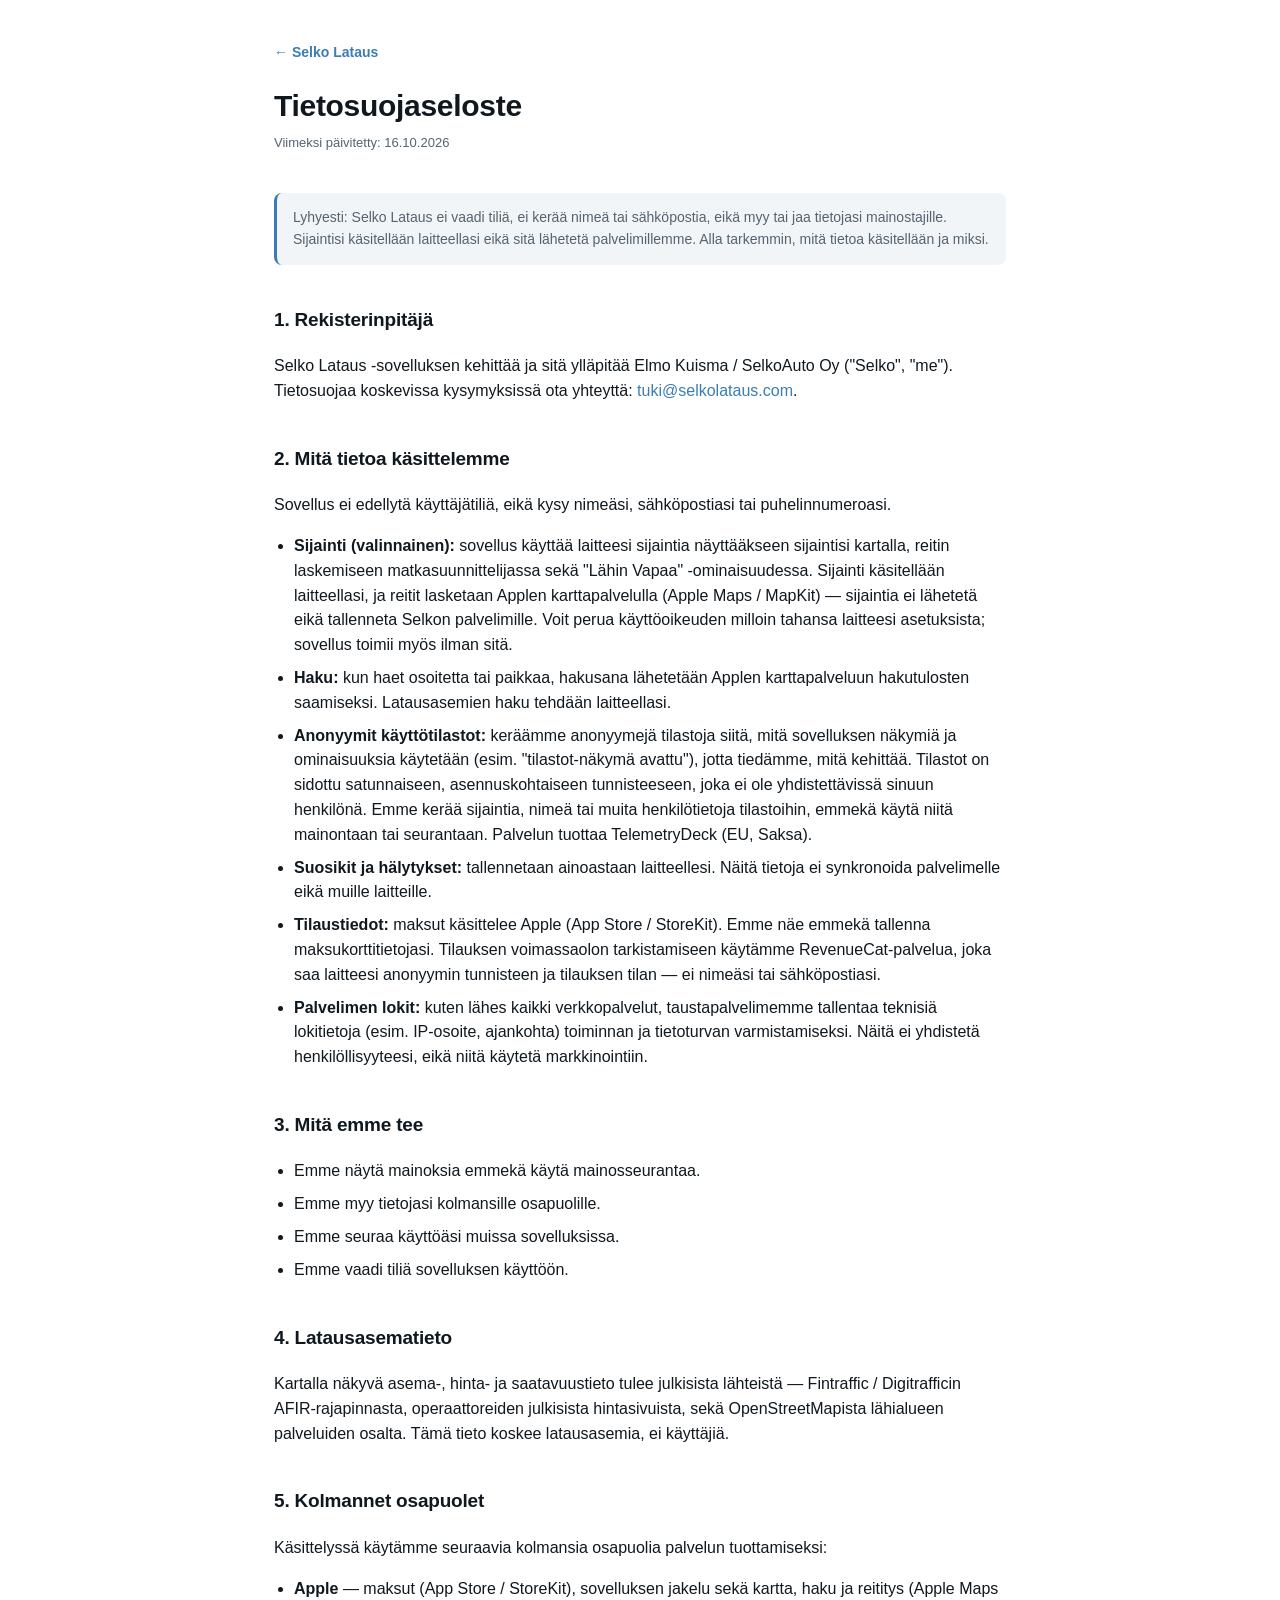
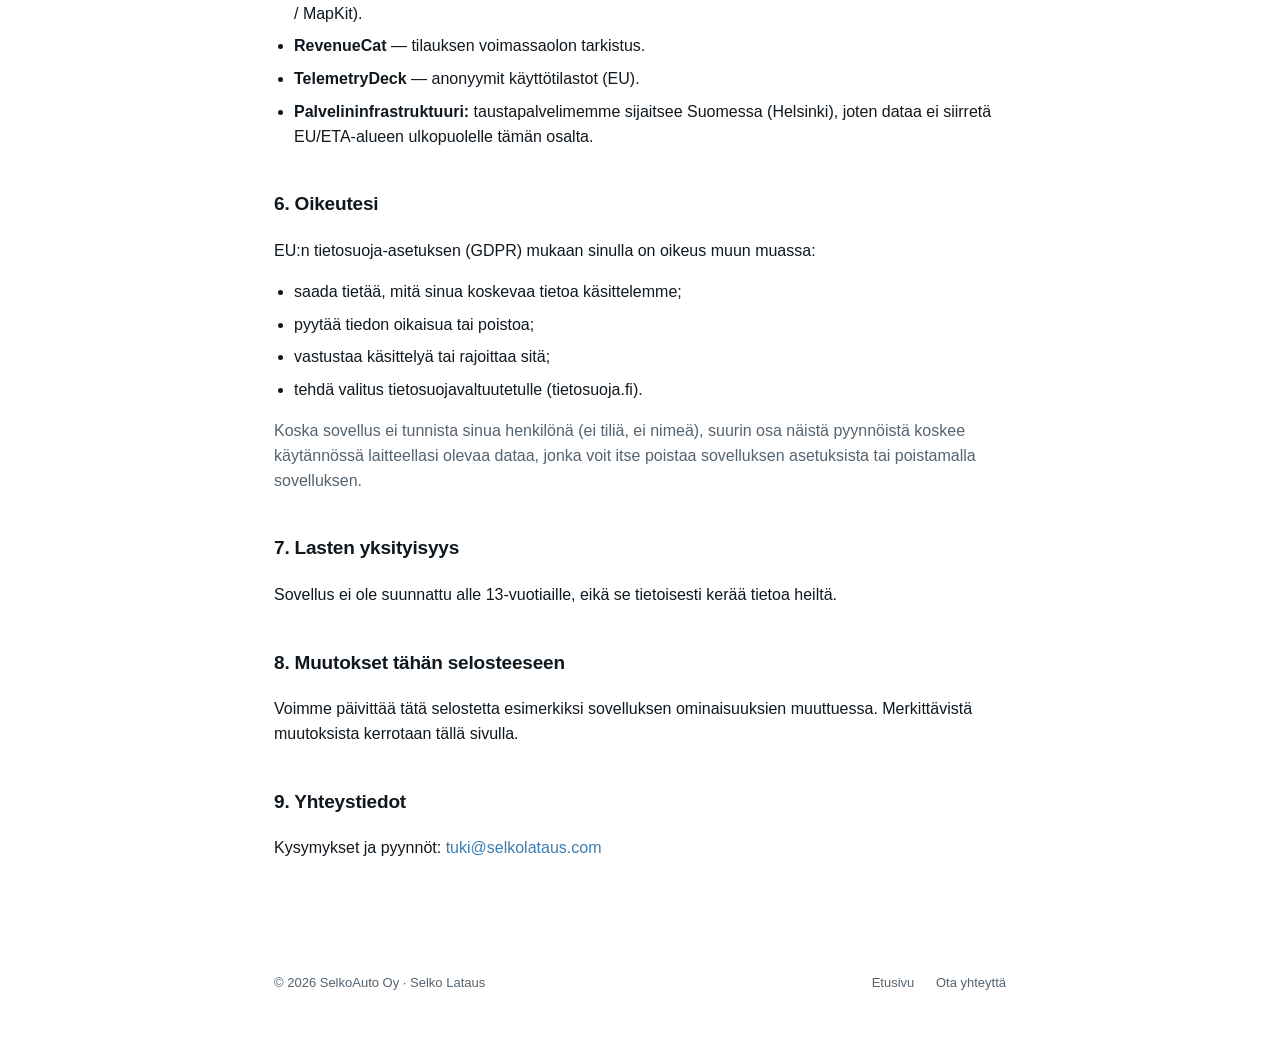
<file: privacy.html>
<!doctype html>
<html lang="fi">
<head>
  <meta charset="utf-8" />
  <meta name="viewport" content="width=device-width, initial-scale=1" />
  <title>Tietosuojaseloste — Selko Lataus</title>
  <meta name="description" content="Selko Lataus -sovelluksen tietosuojaseloste: mitä tietoa kerätään, mitä ei, ja miksi." />
  <link rel="icon" type="image/png" href="assets/favicon-32.png" />
  <link rel="apple-touch-icon" href="assets/icon-180.png" />
  <link rel="stylesheet" href="style.css" />
</head>
<body>
  <div class="legal-header">
    <div class="wrap">
      <a class="back" href="index.html">← Selko Lataus</a>
      <h1>Tietosuojaseloste</h1>
      <p class="legal-updated">Viimeksi päivitetty: 16.10.2026</p>
    </div>
  </div>

  <div class="legal-body">
    <div class="wrap">
      <div class="note">
        Lyhyesti: Selko Lataus ei vaadi tiliä, ei kerää nimeä tai sähköpostia, eikä myy tai jaa
        tietojasi mainostajille. Sijaintisi käsitellään laitteellasi eikä sitä lähetetä
        palvelimillemme. Alla tarkemmin, mitä tietoa käsitellään ja miksi.
      </div>

      <h2>1. Rekisterinpitäjä</h2>
      <p>
        Selko Lataus -sovelluksen kehittää ja sitä ylläpitää Elmo Kuisma / SelkoAuto Oy ("Selko",
        "me"). Tietosuojaa koskevissa kysymyksissä ota yhteyttä:
        <a href="mailto:tuki@selkolataus.com">tuki@selkolataus.com</a>.
      </p>

      <h2>2. Mitä tietoa käsittelemme</h2>
      <p>Sovellus ei edellytä käyttäjätiliä, eikä kysy nimeäsi, sähköpostiasi tai puhelinnumeroasi.</p>
      <ul>
        <li>
          <strong>Sijainti (valinnainen):</strong> sovellus käyttää laitteesi sijaintia näyttääkseen
          sijaintisi kartalla, reitin laskemiseen matkasuunnittelijassa sekä "Lähin Vapaa"
          -ominaisuudessa. Sijainti käsitellään laitteellasi, ja reitit lasketaan Applen
          karttapalvelulla (Apple Maps / MapKit) — sijaintia ei lähetetä eikä tallenneta Selkon
          palvelimille. Voit perua käyttöoikeuden milloin tahansa laitteesi asetuksista; sovellus
          toimii myös ilman sitä.
        </li>
        <li>
          <strong>Haku:</strong> kun haet osoitetta tai paikkaa, hakusana lähetetään Applen
          karttapalveluun hakutulosten saamiseksi. Latausasemien haku tehdään laitteellasi.
        </li>
        <li>
          <strong>Anonyymit käyttötilastot:</strong> keräämme anonyymejä tilastoja siitä, mitä
          sovelluksen näkymiä ja ominaisuuksia käytetään (esim. "tilastot-näkymä avattu"), jotta
          tiedämme, mitä kehittää. Tilastot on sidottu satunnaiseen, asennuskohtaiseen tunnisteeseen,
          joka ei ole yhdistettävissä sinuun henkilönä. Emme kerää sijaintia, nimeä tai muita
          henkilötietoja tilastoihin, emmekä käytä niitä mainontaan tai seurantaan. Palvelun
          tuottaa TelemetryDeck (EU, Saksa).
        </li>
        <li>
          <strong>Suosikit ja hälytykset:</strong> tallennetaan ainoastaan laitteellesi. Näitä
          tietoja ei synkronoida palvelimelle eikä muille laitteille.
        </li>
        <li>
          <strong>Tilaustiedot:</strong> maksut käsittelee Apple (App Store / StoreKit). Emme näe
          emmekä tallenna maksukorttitietojasi. Tilauksen voimassaolon tarkistamiseen käytämme
          RevenueCat-palvelua, joka saa laitteesi anonyymin tunnisteen ja tilauksen tilan — ei
          nimeäsi tai sähköpostiasi.
        </li>
        <li>
          <strong>Palvelimen lokit:</strong> kuten lähes kaikki verkkopalvelut, taustapalvelimemme
          tallentaa teknisiä lokitietoja (esim. IP-osoite, ajankohta) toiminnan ja tietoturvan
          varmistamiseksi. Näitä ei yhdistetä henkilöllisyyteesi, eikä niitä käytetä
          markkinointiin.
        </li>
      </ul>

      <h2>3. Mitä emme tee</h2>
      <ul>
        <li>Emme näytä mainoksia emmekä käytä mainosseurantaa.</li>
        <li>Emme myy tietojasi kolmansille osapuolille.</li>
        <li>Emme seuraa käyttöäsi muissa sovelluksissa.</li>
        <li>Emme vaadi tiliä sovelluksen käyttöön.</li>
      </ul>

      <h2>4. Latausasematieto</h2>
      <p>
        Kartalla näkyvä asema-, hinta- ja saatavuustieto tulee julkisista lähteistä — Fintraffic /
        Digitrafficin AFIR-rajapinnasta, operaattoreiden julkisista hintasivuista, sekä
        OpenStreetMapista lähialueen palveluiden osalta. Tämä tieto koskee latausasemia, ei
        käyttäjiä.
      </p>

      <h2>5. Kolmannet osapuolet</h2>
      <p>Käsittelyssä käytämme seuraavia kolmansia osapuolia palvelun tuottamiseksi:</p>
      <ul>
        <li>
          <strong>Apple</strong> — maksut (App Store / StoreKit), sovelluksen jakelu sekä kartta,
          haku ja reititys (Apple Maps / MapKit).
        </li>
        <li><strong>RevenueCat</strong> — tilauksen voimassaolon tarkistus.</li>
        <li><strong>TelemetryDeck</strong> — anonyymit käyttötilastot (EU).</li>
        <li>
          <strong>Palvelininfrastruktuuri:</strong> taustapalvelimemme sijaitsee Suomessa
          (Helsinki), joten dataa ei siirretä EU/ETA-alueen ulkopuolelle tämän osalta.
        </li>
      </ul>

      <h2>6. Oikeutesi</h2>
      <p>EU:n tietosuoja-asetuksen (GDPR) mukaan sinulla on oikeus muun muassa:</p>
      <ul>
        <li>saada tietää, mitä sinua koskevaa tietoa käsittelemme;</li>
        <li>pyytää tiedon oikaisua tai poistoa;</li>
        <li>vastustaa käsittelyä tai rajoittaa sitä;</li>
        <li>tehdä valitus tietosuojavaltuutetulle (tietosuoja.fi).</li>
      </ul>
      <p class="soft">
        Koska sovellus ei tunnista sinua henkilönä (ei tiliä, ei nimeä), suurin osa näistä
        pyynnöistä koskee käytännössä laitteellasi olevaa dataa, jonka voit itse poistaa
        sovelluksen asetuksista tai poistamalla sovelluksen.
      </p>

      <h2>7. Lasten yksityisyys</h2>
      <p>Sovellus ei ole suunnattu alle 13-vuotiaille, eikä se tietoisesti kerää tietoa heiltä.</p>

      <h2>8. Muutokset tähän selosteeseen</h2>
      <p>
        Voimme päivittää tätä selostetta esimerkiksi sovelluksen ominaisuuksien muuttuessa.
        Merkittävistä muutoksista kerrotaan tällä sivulla.
      </p>

      <h2>9. Yhteystiedot</h2>
      <p>
        Kysymykset ja pyynnöt: <a href="mailto:tuki@selkolataus.com">tuki@selkolataus.com</a>
      </p>
    </div>
  </div>

  <footer>
    <div class="wrap">
      <span>© 2026 SelkoAuto Oy · Selko Lataus</span>
      <nav>
        <a href="index.html">Etusivu</a>
        <a href="mailto:tuki@selkolataus.com">Ota yhteyttä</a>
      </nav>
    </div>
  </footer>
</body>
</html>
</file>
<file: style.css>
:root {
  --bg-top: #07376a;
  --bg-bottom: #12161d;
  --accent: #3b7db3;
  --highlight: #58b7ff;
  --ink: #10181f;
  --ink-soft: #55636f;
  --surface: #ffffff;
  --surface-alt: #f2f5f8;
  --line: #e2e7ec;
  --max: 780px;
}

* {
  box-sizing: border-box;
}

html {
  -webkit-text-size-adjust: 100%;
}

body {
  margin: 0;
  background: var(--surface);
  color: var(--ink);
  font-family:
    -apple-system, BlinkMacSystemFont, 'Segoe UI', Roboto, Helvetica, Arial, sans-serif;
  line-height: 1.55;
}

a {
  color: var(--accent);
  text-decoration: none;
}
a:hover {
  text-decoration: underline;
}

img {
  max-width: 100%;
  display: block;
}

.wrap {
  max-width: var(--max);
  margin: 0 auto;
  padding: 0 24px;
}

/* Hero */
.hero {
  background: linear-gradient(160deg, var(--bg-top), var(--bg-bottom));
  color: #fff;
  padding: 56px 0 72px;
}

.brand {
  display: flex;
  align-items: center;
  gap: 12px;
  margin-bottom: 48px;
}
.brand img {
  width: 34px;
  height: 34px;
  border-radius: 9px;
}
.brand span {
  font-size: 19px;
  font-weight: 700;
  letter-spacing: -0.01em;
}

.hero h1 {
  font-size: clamp(30px, 6vw, 44px);
  font-weight: 800;
  letter-spacing: -0.02em;
  line-height: 1.15;
  margin: 0 0 18px;
  text-wrap: balance;
}
.hero p.lead {
  font-size: 18px;
  color: rgba(255, 255, 255, 0.82);
  max-width: 46ch;
  margin: 0 0 32px;
}

.cta-row {
  display: flex;
  flex-wrap: wrap;
  align-items: center;
  gap: 14px;
}

.badge {
  display: inline-flex;
  align-items: center;
  gap: 8px;
  padding: 12px 20px;
  border-radius: 12px;
  background: rgba(255, 255, 255, 0.1);
  border: 1px solid rgba(255, 255, 255, 0.22);
  color: rgba(255, 255, 255, 0.92);
  font-weight: 600;
  font-size: 14px;
}
.badge .dot {
  width: 7px;
  height: 7px;
  border-radius: 50%;
  background: var(--highlight);
}

.appstore-badge {
  display: inline-block;
  line-height: 0;
  border-radius: 9px;
}
.appstore-badge img {
  height: 48px;
  width: auto; /* Apple's badge is 143x40 -- keep its proportions */
}
.appstore-badge:hover {
  text-decoration: none;
  opacity: 0.9;
}

.badge-note {
  color: rgba(255, 255, 255, 0.6);
  font-size: 14px;
  font-weight: 600;
}

.hero-grid {
  display: grid;
  grid-template-columns: 1fr auto;
  gap: 32px;
  align-items: center;
}
.hero-icon img {
  width: 128px;
  height: 128px;
  filter: drop-shadow(0 18px 30px rgba(0, 0, 0, 0.35));
}
@media (max-width: 560px) {
  .hero-grid {
    grid-template-columns: 1fr;
  }
  .hero-icon {
    order: -1;
  }
  .hero-icon img {
    width: 96px;
    height: 96px;
  }
}

/* Frosted stat strip — echoes the app's Liquid Glass controls */
.stats {
  list-style: none;
  margin: 48px 0 0;
  padding: 0;
  display: grid;
  grid-template-columns: repeat(3, 1fr);
  gap: 12px;
}
.stats li {
  background: rgba(255, 255, 255, 0.08);
  border: 1px solid rgba(255, 255, 255, 0.16);
  backdrop-filter: blur(12px);
  -webkit-backdrop-filter: blur(12px);
  border-radius: 16px;
  padding: 14px 16px;
}
.stats strong {
  display: block;
  font-size: 20px;
  font-weight: 800;
  letter-spacing: -0.01em;
}
.stats span {
  font-size: 13px;
  color: rgba(255, 255, 255, 0.7);
}
@media (max-width: 560px) {
  .stats {
    grid-template-columns: 1fr;
  }
}

/* Content sections */
section.block {
  padding: 56px 0;
  border-bottom: 1px solid var(--line);
}
section.block:last-of-type {
  border-bottom: none;
}

.eyebrow {
  font-size: 12px;
  font-weight: 700;
  letter-spacing: 0.08em;
  text-transform: uppercase;
  color: var(--accent);
  margin: 0 0 10px;
}

h2 {
  font-size: 26px;
  font-weight: 800;
  letter-spacing: -0.01em;
  margin: 0 0 20px;
  text-wrap: balance;
}

h3 {
  font-size: 17px;
  font-weight: 700;
  margin: 0 0 6px;
}

p {
  margin: 0 0 16px;
  color: var(--ink);
}
p.soft {
  color: var(--ink-soft);
}

.features {
  display: grid;
  grid-template-columns: repeat(2, 1fr);
  gap: 18px;
  margin-top: 8px;
}
@media (max-width: 560px) {
  .features {
    grid-template-columns: 1fr;
  }
}
.feature {
  background: var(--surface-alt);
  border-radius: 14px;
  padding: 18px 20px;
}
.feature .tag {
  display: inline-block;
  font-size: 11px;
  font-weight: 700;
  letter-spacing: 0.04em;
  text-transform: uppercase;
  padding: 3px 8px;
  border-radius: 999px;
  margin-bottom: 8px;
}
.tag.free {
  background: rgba(52, 199, 89, 0.14);
  color: #1f8a3d;
}
.tag.premium {
  background: rgba(59, 125, 179, 0.14);
  color: var(--accent);
}
.feature p {
  margin: 0;
  font-size: 14px;
  color: var(--ink-soft);
}
.tag.new {
  background: rgba(88, 183, 255, 0.18);
  color: #1c6fb0;
  margin-left: 6px;
}
.feature-new {
  box-shadow: inset 0 0 0 1px rgba(59, 125, 179, 0.25);
}

.premium-block {
  background: linear-gradient(180deg, var(--surface-alt), var(--surface));
}
.premium-block .feature {
  background: var(--surface);
  box-shadow: 0 1px 0 var(--line), 0 8px 24px rgba(16, 24, 31, 0.06);
}
p.fine {
  font-size: 13px;
  color: var(--ink-soft);
  margin: 20px 0 0;
}

.contact-row {
  display: flex;
  flex-wrap: wrap;
  gap: 28px;
}
.contact-item {
  min-width: 180px;
}

footer {
  padding: 32px 0 48px;
}
footer .wrap {
  display: flex;
  flex-wrap: wrap;
  justify-content: space-between;
  gap: 12px;
  align-items: center;
  font-size: 13px;
  color: var(--ink-soft);
}
footer nav a {
  color: var(--ink-soft);
  margin-left: 18px;
}
footer nav a:first-child {
  margin-left: 0;
}

/* Legal page */
.legal-header {
  padding: 40px 0 8px;
}
.legal-header a.back {
  font-size: 14px;
  font-weight: 600;
}
.legal-header h1 {
  font-size: 30px;
  font-weight: 800;
  margin: 18px 0 4px;
  letter-spacing: -0.01em;
}
.legal-updated {
  color: var(--ink-soft);
  font-size: 13px;
  margin-bottom: 8px;
}
.legal-body {
  padding: 24px 0 64px;
}
.legal-body h2 {
  font-size: 19px;
  margin-top: 40px;
}
.legal-body h2:first-child {
  margin-top: 0;
}
.legal-body ul {
  padding-left: 20px;
  color: var(--ink);
}
.legal-body li {
  margin-bottom: 8px;
}
.note {
  background: var(--surface-alt);
  border-left: 3px solid var(--accent);
  border-radius: 8px;
  padding: 14px 16px;
  font-size: 14px;
  color: var(--ink-soft);
}

/* Dark mode — same palette the app uses at night */
@media (prefers-color-scheme: dark) {
  :root {
    --ink: #eef2f6;
    --ink-soft: #a7b1bb;
    --surface: #0d1117;
    --surface-alt: #161c24;
    --line: #232b35;
  }
  a {
    color: var(--highlight);
  }
  .tag.free {
    color: #4cd57a;
  }
  .tag.premium,
  .eyebrow {
    color: var(--highlight);
  }
  .tag.new {
    color: #8fd0ff;
  }
  .premium-block .feature {
    box-shadow: 0 1px 0 var(--line);
  }
}
</file>
